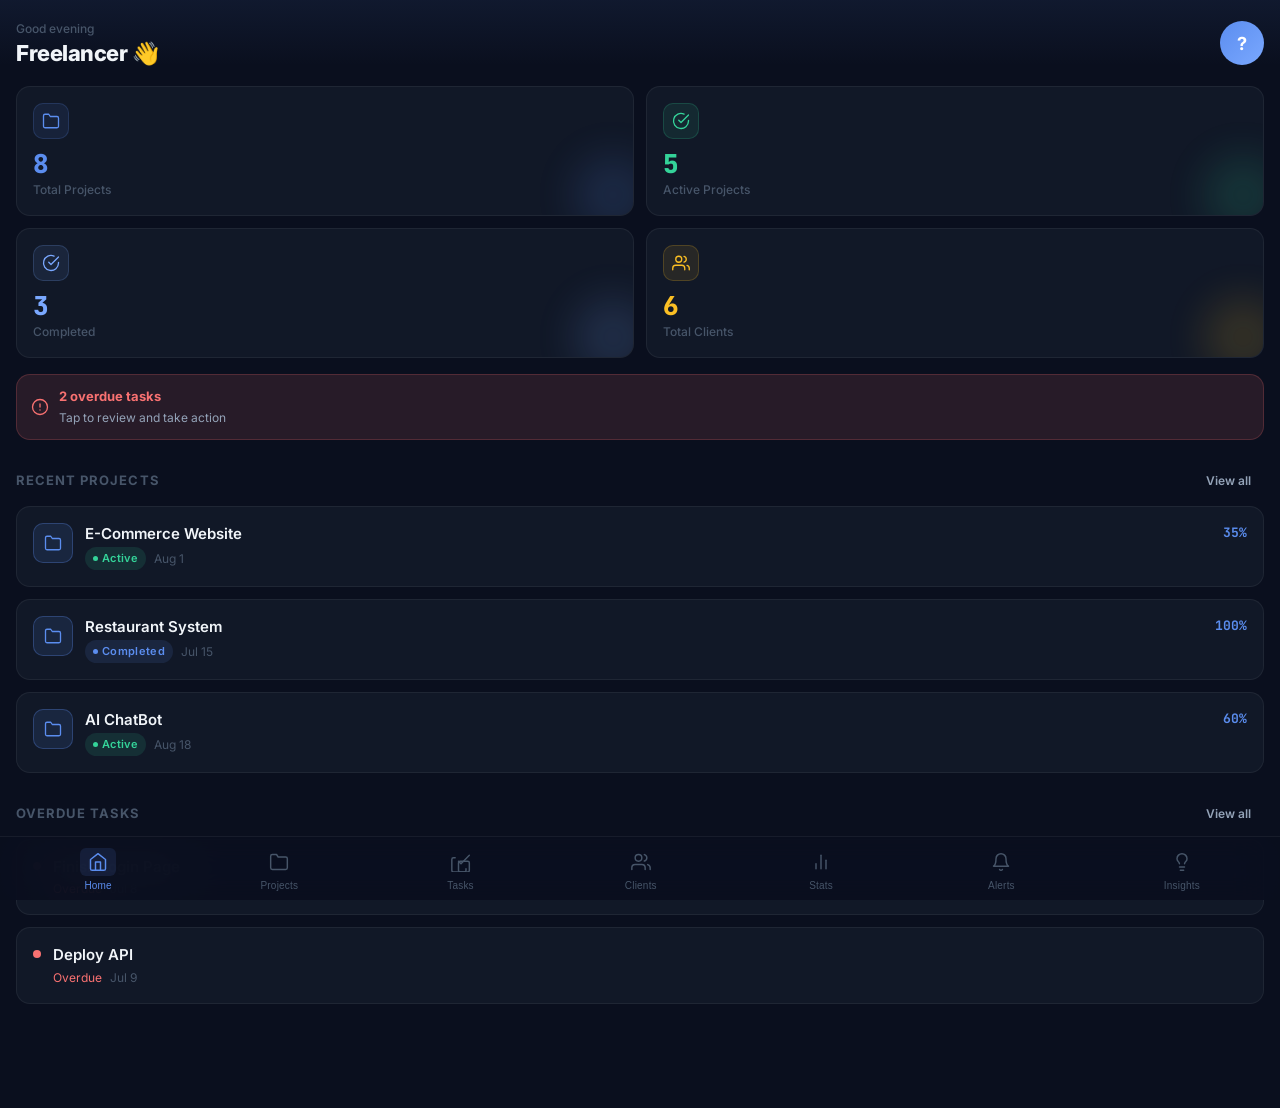
<file: Freelance_Bot.Api/wwwroot/index.html>
<!DOCTYPE html>
<html lang="en">
  <head>
    <meta charset="UTF-8" />
    <meta name="viewport" content="width=device-width, initial-scale=1.0, maximum-scale=1.0, user-scalable=no, viewport-fit=cover" />
    <meta name="theme-color" content="#0A0F1E" />
    <title>FreelanceOS</title>
    <script src="https://telegram.org/js/telegram-web-app.js"></script>
    <link rel="preconnect" href="https://fonts.googleapis.com" />
    <link rel="preconnect" href="https://fonts.gstatic.com" crossorigin />
    <link href="https://fonts.googleapis.com/css2?family=Inter:wght@300;400;500;600;700;800&family=JetBrains+Mono:wght@400;500&display=swap" rel="stylesheet" />
    <script type="module" crossorigin src="./assets/index-bAVhZnEU.js"></script>
    <link rel="stylesheet" crossorigin href="./assets/index-lR2FGY-0.css">
  </head>
  <body>
    <div id="root"></div>
  </body>
</html>
</file>
<file: Freelance_Bot.Api/wwwroot/assets/index-lR2FGY-0.css>
:root{--bg-void: #06090F;--bg-base: #0A0F1E;--bg-surface: #111827;--bg-elevated: #1A2235;--bg-hover: #1E2A42;--bg-active: #243352;--accent-primary: #5B8DEF;--accent-glow: #7AA8FF;--accent-dim: #3A6BC7;--accent-subtle: rgba(91, 141, 239, .12);--accent-border: rgba(91, 141, 239, .3);--color-success: #34D399;--color-success-dim: rgba(52, 211, 153, .12);--color-warning: #FBBF24;--color-warning-dim: rgba(251, 191, 36, .12);--color-danger: #F87171;--color-danger-dim: rgba(248, 113, 113, .12);--color-info: #60A5FA;--color-info-dim: rgba(96, 165, 250, .12);--status-active: #34D399;--status-pending: #FBBF24;--status-completed: #5B8DEF;--status-paused: #9CA3AF;--status-cancelled: #F87171;--text-primary: #F1F5F9;--text-secondary: #94A3B8;--text-muted: #475569;--text-inverse: #0A0F1E;--border-subtle: rgba(255, 255, 255, .06);--border-default: rgba(255, 255, 255, .1);--border-strong: rgba(255, 255, 255, .18);--font-sans: "Inter", -apple-system, BlinkMacSystemFont, sans-serif;--font-mono: "JetBrains Mono", "Fira Code", monospace;--space-1: 4px;--space-2: 8px;--space-3: 12px;--space-4: 16px;--space-5: 20px;--space-6: 24px;--space-8: 32px;--space-10: 40px;--space-12: 48px;--radius-sm: 6px;--radius-md: 10px;--radius-lg: 14px;--radius-xl: 20px;--radius-full: 999px;--shadow-sm: 0 1px 3px rgba(0,0,0,.4);--shadow-md: 0 4px 16px rgba(0,0,0,.5);--shadow-lg: 0 8px 32px rgba(0,0,0,.6);--shadow-accent: 0 0 20px rgba(91, 141, 239, .25);--transition-fast: .12s ease;--transition-base: .2s ease;--transition-slow: .3s ease;--nav-height: 64px;--header-height: 56px;--safe-bottom: env(safe-area-inset-bottom, 0px)}*,*:before,*:after{box-sizing:border-box;margin:0;padding:0;-webkit-tap-highlight-color:transparent}html{font-size:16px;-webkit-text-size-adjust:100%;scroll-behavior:smooth}body{font-family:var(--font-sans);background:var(--bg-base);color:var(--text-primary);line-height:1.5;min-height:100vh;min-height:100dvh;overflow-x:hidden;-webkit-font-smoothing:antialiased;-moz-osx-font-smoothing:grayscale}#root{min-height:100vh;min-height:100dvh;display:flex;flex-direction:column}::-webkit-scrollbar{width:4px;height:4px}::-webkit-scrollbar-track{background:transparent}::-webkit-scrollbar-thumb{background:var(--border-strong);border-radius:var(--radius-full)}h1,h2,h3,h4,h5,h6{font-weight:700;line-height:1.2;color:var(--text-primary)}.text-xs{font-size:11px}.text-sm{font-size:13px}.text-base{font-size:15px}.text-lg{font-size:17px}.text-xl{font-size:20px}.text-2xl{font-size:24px}.text-3xl{font-size:30px}.font-mono{font-family:var(--font-mono)}.font-medium{font-weight:500}.font-semibold{font-weight:600}.font-bold{font-weight:700}.text-primary{color:var(--text-primary)}.text-secondary{color:var(--text-secondary)}.text-muted{color:var(--text-muted)}.text-accent{color:var(--accent-primary)}.text-success{color:var(--color-success)}.text-warning{color:var(--color-warning)}.text-danger{color:var(--color-danger)}.flex{display:flex}.flex-col{flex-direction:column}.items-center{align-items:center}.items-start{align-items:flex-start}.justify-between{justify-content:space-between}.justify-center{justify-content:center}.gap-1{gap:var(--space-1)}.gap-2{gap:var(--space-2)}.gap-3{gap:var(--space-3)}.gap-4{gap:var(--space-4)}.gap-6{gap:var(--space-6)}.flex-1{flex:1}.w-full{width:100%}.truncate{overflow:hidden;text-overflow:ellipsis;white-space:nowrap}.grid{display:grid}.app-shell{display:flex;flex-direction:column;min-height:100vh;min-height:100dvh}.page-content{flex:1;overflow-y:auto;padding-bottom:calc(var(--nav-height) + var(--safe-bottom) + 16px)}.bottom-nav{position:fixed;bottom:0;left:0;right:0;z-index:100;background:#0a0f1eeb;backdrop-filter:blur(20px) saturate(180%);-webkit-backdrop-filter:blur(20px) saturate(180%);border-top:1px solid var(--border-subtle);padding-bottom:var(--safe-bottom);height:calc(var(--nav-height) + var(--safe-bottom))}.bottom-nav__inner{display:flex;align-items:center;justify-content:space-around;height:var(--nav-height);padding:0 var(--space-2)}.nav-item{display:flex;flex-direction:column;align-items:center;justify-content:center;gap:4px;padding:var(--space-2) var(--space-3);border-radius:var(--radius-md);cursor:pointer;transition:all var(--transition-base);position:relative;min-width:52px;border:none;background:none;text-decoration:none;color:var(--text-muted);-webkit-user-select:none;user-select:none}.nav-item:active{transform:scale(.92)}.nav-item.active{color:var(--accent-primary)}.nav-item.active .nav-icon-wrap{background:var(--accent-subtle)}.nav-icon-wrap{width:36px;height:28px;display:flex;align-items:center;justify-content:center;border-radius:var(--radius-sm);transition:background var(--transition-base)}.nav-item svg{width:20px;height:20px;stroke-width:1.75}.nav-label{font-size:10px;font-weight:500;letter-spacing:.02em}.nav-badge{position:absolute;top:4px;right:6px;min-width:16px;height:16px;background:var(--color-danger);color:#fff;font-size:9px;font-weight:700;border-radius:var(--radius-full);display:flex;align-items:center;justify-content:center;padding:0 4px}.page-header{position:sticky;top:0;z-index:50;background:#0a0f1ee0;backdrop-filter:blur(16px);-webkit-backdrop-filter:blur(16px);border-bottom:1px solid var(--border-subtle);padding:0 var(--space-4);height:var(--header-height);display:flex;align-items:center;justify-content:space-between}.page-header__title{font-size:18px;font-weight:700;letter-spacing:-.02em}.page-header__subtitle{font-size:12px;color:var(--text-muted);margin-top:1px}.card{background:var(--bg-surface);border:1px solid var(--border-subtle);border-radius:var(--radius-lg);overflow:hidden;transition:border-color var(--transition-base)}.card:active{border-color:var(--border-default)}.card--elevated{background:var(--bg-elevated)}.card--accent{border-color:var(--accent-border);background:linear-gradient(135deg,var(--bg-elevated) 0%,rgba(91,141,239,.06) 100%)}.card-body{padding:var(--space-4)}.stat-grid{display:grid;grid-template-columns:1fr 1fr;gap:var(--space-3);padding:var(--space-4)}.stat-card{background:var(--bg-surface);border:1px solid var(--border-subtle);border-radius:var(--radius-lg);padding:var(--space-4);position:relative;overflow:hidden;transition:all var(--transition-base)}.stat-card:active{transform:scale(.97);border-color:var(--border-default)}.stat-card__icon{width:36px;height:36px;border-radius:var(--radius-md);display:flex;align-items:center;justify-content:center;margin-bottom:var(--space-3)}.stat-card__icon svg{width:18px;height:18px}.stat-card__value{font-size:26px;font-weight:800;letter-spacing:-.03em;line-height:1;font-family:var(--font-mono)}.stat-card__label{font-size:12px;color:var(--text-muted);margin-top:4px;font-weight:500}.stat-card__glow{position:absolute;bottom:-20px;right:-20px;width:80px;height:80px;border-radius:50%;opacity:.15;filter:blur(20px)}.btn{display:inline-flex;align-items:center;justify-content:center;gap:var(--space-2);padding:10px var(--space-4);font-family:var(--font-sans);font-size:14px;font-weight:600;line-height:1;border-radius:var(--radius-md);border:1px solid transparent;cursor:pointer;transition:all var(--transition-base);text-decoration:none;white-space:nowrap;-webkit-user-select:none;user-select:none}.btn:active{transform:scale(.96)}.btn svg{width:16px;height:16px;flex-shrink:0}.btn-primary{background:var(--accent-primary);color:#fff;box-shadow:0 4px 12px #5b8def4d}.btn-primary:active{background:var(--accent-dim);box-shadow:none}.btn-secondary{background:var(--bg-elevated);color:var(--text-primary);border-color:var(--border-default)}.btn-secondary:active{background:var(--bg-hover)}.btn-ghost{background:transparent;color:var(--text-secondary);border-color:transparent}.btn-ghost:active{background:var(--bg-elevated);color:var(--text-primary)}.btn-danger{background:var(--color-danger-dim);color:var(--color-danger);border-color:#f8717133}.btn-danger:active{background:#f8717133}.btn-sm{padding:6px 12px;font-size:12px}.btn-lg{padding:14px var(--space-6);font-size:15px;border-radius:var(--radius-lg)}.btn-icon{padding:8px;width:36px;height:36px;border-radius:var(--radius-md)}.btn-full{width:100%}.fab{position:fixed;bottom:calc(var(--nav-height) + var(--safe-bottom) + 16px);right:var(--space-4);width:52px;height:52px;border-radius:var(--radius-full);background:var(--accent-primary);color:#fff;border:none;cursor:pointer;display:flex;align-items:center;justify-content:center;box-shadow:var(--shadow-lg),var(--shadow-accent);z-index:90;transition:all var(--transition-base)}.fab:active{transform:scale(.92)}.fab svg{width:22px;height:22px}.form-group{display:flex;flex-direction:column;gap:var(--space-2)}.form-label{font-size:13px;font-weight:600;color:var(--text-secondary);letter-spacing:.02em}.form-input,.form-select,.form-textarea{width:100%;padding:12px var(--space-4);background:var(--bg-elevated);border:1.5px solid var(--border-default);border-radius:var(--radius-md);color:var(--text-primary);font-family:var(--font-sans);font-size:15px;outline:none;transition:all var(--transition-base);-webkit-appearance:none;-moz-appearance:none;appearance:none}.form-input::placeholder,.form-textarea::placeholder{color:var(--text-muted)}.form-input:focus,.form-select:focus,.form-textarea:focus{border-color:var(--accent-primary);background:var(--bg-hover);box-shadow:0 0 0 3px #5b8def26}.form-select{background-image:url("data:image/svg+xml,%3Csvg xmlns='http://www.w3.org/2000/svg' width='12' height='12' viewBox='0 0 24 24' fill='none' stroke='%2394A3B8' stroke-width='2.5' stroke-linecap='round' stroke-linejoin='round'%3E%3Cpolyline points='6 9 12 15 18 9'%3E%3C/polyline%3E%3C/svg%3E");background-repeat:no-repeat;background-position:right 14px center;padding-right:36px;cursor:pointer}.form-textarea{resize:vertical;min-height:80px;line-height:1.6}.modal-overlay{position:fixed;top:0;right:0;bottom:0;left:0;z-index:200;background:#000000b3;backdrop-filter:blur(4px);-webkit-backdrop-filter:blur(4px);display:flex;align-items:flex-end;padding:0;animation:fadeIn var(--transition-base)}@keyframes fadeIn{0%{opacity:0}to{opacity:1}}.modal-sheet{width:100%;max-height:92dvh;background:var(--bg-surface);border-radius:var(--radius-xl) var(--radius-xl) 0 0;border-top:1px solid var(--border-default);overflow:hidden;display:flex;flex-direction:column;animation:slideUp var(--transition-slow) cubic-bezier(.32,.72,0,1)}@keyframes slideUp{0%{transform:translateY(100%)}to{transform:translateY(0)}}.modal-handle{width:36px;height:4px;background:var(--border-strong);border-radius:var(--radius-full);margin:12px auto 0;flex-shrink:0}.modal-header{display:flex;align-items:center;justify-content:space-between;padding:var(--space-4) var(--space-5);border-bottom:1px solid var(--border-subtle);flex-shrink:0}.modal-title{font-size:17px;font-weight:700;letter-spacing:-.01em}.modal-body{flex:1;overflow-y:auto;padding:var(--space-5);display:flex;flex-direction:column;gap:var(--space-4)}.modal-footer{padding:var(--space-4) var(--space-5);border-top:1px solid var(--border-subtle);display:flex;gap:var(--space-3);flex-shrink:0;padding-bottom:calc(var(--space-4) + var(--safe-bottom))}.list-section{padding:0 var(--space-4);display:flex;flex-direction:column;gap:var(--space-3)}.list-item{background:var(--bg-surface);border:1px solid var(--border-subtle);border-radius:var(--radius-lg);padding:var(--space-4);display:flex;align-items:flex-start;gap:var(--space-3);cursor:pointer;transition:all var(--transition-base);position:relative}.list-item:active{transform:scale(.98);border-color:var(--border-default)}.list-item__content{flex:1;min-width:0}.list-item__title{font-size:15px;font-weight:600;color:var(--text-primary);white-space:nowrap;overflow:hidden;text-overflow:ellipsis}.list-item__meta{font-size:12px;color:var(--text-muted);margin-top:2px;display:flex;align-items:center;gap:var(--space-2);flex-wrap:wrap}.list-item__actions{display:flex;gap:var(--space-1);flex-shrink:0}.badge{display:inline-flex;align-items:center;gap:4px;padding:3px 8px;border-radius:var(--radius-full);font-size:11px;font-weight:600;letter-spacing:.03em;white-space:nowrap}.badge:before{content:"";width:5px;height:5px;border-radius:50%;background:currentColor}.badge-active{background:var(--color-success-dim);color:var(--color-success)}.badge-pending{background:var(--color-warning-dim);color:var(--color-warning)}.badge-completed{background:var(--accent-subtle);color:var(--accent-primary)}.badge-paused{background:#9ca3af1f;color:var(--status-paused)}.badge-cancelled,.badge-overdue,.badge-high{background:var(--color-danger-dim);color:var(--color-danger)}.badge-medium{background:var(--color-warning-dim);color:var(--color-warning)}.badge-low{background:var(--color-success-dim);color:var(--color-success)}.progress-track{width:100%;height:6px;background:var(--bg-hover);border-radius:var(--radius-full);overflow:hidden}.progress-fill{height:100%;border-radius:var(--radius-full);background:linear-gradient(90deg,var(--accent-primary),var(--accent-glow));transition:width var(--transition-slow) ease-out}.empty-state{display:flex;flex-direction:column;align-items:center;justify-content:center;padding:var(--space-12) var(--space-6);text-align:center;gap:var(--space-3)}.empty-state__icon{width:64px;height:64px;background:var(--bg-elevated);border-radius:var(--radius-xl);display:flex;align-items:center;justify-content:center;border:1px solid var(--border-subtle);margin-bottom:var(--space-2)}.empty-state__icon svg{width:28px;height:28px;color:var(--text-muted)}.empty-state__title{font-size:16px;font-weight:700;color:var(--text-primary)}.empty-state__text{font-size:13px;color:var(--text-muted);line-height:1.6;max-width:240px}.skeleton{background:linear-gradient(90deg,var(--bg-elevated) 25%,var(--bg-hover) 50%,var(--bg-elevated) 75%);background-size:200% 100%;animation:shimmer 1.5s infinite;border-radius:var(--radius-md)}@keyframes shimmer{0%{background-position:200% 0}to{background-position:-200% 0}}.spinner{width:24px;height:24px;border:2.5px solid var(--border-default);border-top-color:var(--accent-primary);border-radius:50%;animation:spin .6s linear infinite;display:inline-block}@keyframes spin{to{transform:rotate(360deg)}}.loading-wrap{display:flex;flex-direction:column;align-items:center;justify-content:center;padding:var(--space-10);gap:var(--space-3);color:var(--text-muted);font-size:13px}.toast-container{position:fixed;top:16px;left:16px;right:16px;z-index:999;display:flex;flex-direction:column;gap:var(--space-2);pointer-events:none}.toast{background:var(--bg-elevated);border:1px solid var(--border-default);border-radius:var(--radius-lg);padding:12px var(--space-4);display:flex;align-items:center;gap:var(--space-3);font-size:13px;font-weight:500;box-shadow:var(--shadow-lg);pointer-events:all;animation:toastIn .25s cubic-bezier(.32,.72,0,1)}@keyframes toastIn{0%{opacity:0;transform:translateY(-16px) scale(.95)}to{opacity:1;transform:translateY(0) scale(1)}}.toast-success{border-color:#34d3994d}.toast-error{border-color:#f871714d}.toast-icon{width:16px;height:16px;flex-shrink:0}.section-header{display:flex;align-items:center;justify-content:space-between;padding:var(--space-5) var(--space-4) var(--space-3)}.section-title{font-size:13px;font-weight:700;color:var(--text-muted);text-transform:uppercase;letter-spacing:.08em}.filter-scroll{overflow-x:auto;padding:var(--space-3) var(--space-4);display:flex;gap:var(--space-2);scrollbar-width:none;-ms-overflow-style:none}.filter-scroll::-webkit-scrollbar{display:none}.filter-pill{flex-shrink:0;padding:6px 14px;border-radius:var(--radius-full);font-size:13px;font-weight:600;cursor:pointer;transition:all var(--transition-fast);border:1.5px solid var(--border-default);background:transparent;color:var(--text-secondary);white-space:nowrap}.filter-pill.active{background:var(--accent-subtle);border-color:var(--accent-border);color:var(--accent-primary)}.filter-pill:active{transform:scale(.95)}.confirm-dialog{position:fixed;top:0;right:0;bottom:0;left:0;z-index:300;background:#000000bf;display:flex;align-items:center;justify-content:center;padding:var(--space-6);animation:fadeIn var(--transition-fast)}.confirm-card{background:var(--bg-surface);border:1px solid var(--border-default);border-radius:var(--radius-xl);padding:var(--space-6);width:100%;max-width:340px;animation:scaleIn var(--transition-base) cubic-bezier(.32,.72,0,1)}@keyframes scaleIn{0%{opacity:0;transform:scale(.92)}to{opacity:1;transform:scale(1)}}.confirm-title{font-size:17px;font-weight:700;margin-bottom:var(--space-2)}.confirm-text{font-size:14px;color:var(--text-secondary);line-height:1.6;margin-bottom:var(--space-5)}.confirm-actions{display:flex;gap:var(--space-3)}.chart-container{position:relative;padding:var(--space-4)}.notif-item{display:flex;gap:var(--space-3);padding:var(--space-4);border-bottom:1px solid var(--border-subtle);cursor:pointer;transition:background var(--transition-fast)}.notif-item:active{background:var(--bg-elevated)}.notif-item.unread{background:#5b8def0a}.notif-dot{width:8px;height:8px;border-radius:50%;background:var(--accent-primary);margin-top:6px;flex-shrink:0}.notif-dot.read{background:transparent}.notif-body{flex:1;min-width:0}.notif-title{font-size:14px;font-weight:600;margin-bottom:2px}.notif-message{font-size:13px;color:var(--text-secondary);line-height:1.5}.notif-time{font-size:11px;color:var(--text-muted);margin-top:4px}.insight-card{background:var(--bg-surface);border:1px solid var(--border-subtle);border-radius:var(--radius-lg);padding:var(--space-4);position:relative;overflow:hidden}.insight-card__type{font-size:10px;font-weight:700;text-transform:uppercase;letter-spacing:.1em;margin-bottom:var(--space-2)}.insight-card__title{font-size:15px;font-weight:700;margin-bottom:var(--space-2);line-height:1.3}.insight-card__body{font-size:13px;color:var(--text-secondary);line-height:1.6}.insight-dismiss{position:absolute;top:var(--space-3);right:var(--space-3)}.detail-hero{padding:var(--space-5) var(--space-4) var(--space-4);border-bottom:1px solid var(--border-subtle)}.detail-hero__title{font-size:22px;font-weight:800;letter-spacing:-.02em;margin-bottom:var(--space-3)}.detail-meta-grid{display:grid;grid-template-columns:1fr 1fr;gap:var(--space-3);margin-top:var(--space-4)}.detail-meta-item{background:var(--bg-elevated);border-radius:var(--radius-md);padding:var(--space-3)}.detail-meta-item__label{font-size:11px;color:var(--text-muted);font-weight:600;text-transform:uppercase;letter-spacing:.06em;margin-bottom:4px}.detail-meta-item__value{font-size:14px;font-weight:600;color:var(--text-primary)}.mt-1{margin-top:var(--space-1)}.mt-2{margin-top:var(--space-2)}.mt-3{margin-top:var(--space-3)}.mt-4{margin-top:var(--space-4)}.mt-5{margin-top:var(--space-5)}.mb-1{margin-bottom:var(--space-1)}.mb-2{margin-bottom:var(--space-2)}.mb-3{margin-bottom:var(--space-3)}.mb-4{margin-bottom:var(--space-4)}.p-4{padding:var(--space-4)}.px-4{padding-left:var(--space-4);padding-right:var(--space-4)}.py-3{padding-top:var(--space-3);padding-bottom:var(--space-3)}.ml-auto{margin-left:auto}.opacity-50{opacity:.5}
</file>
